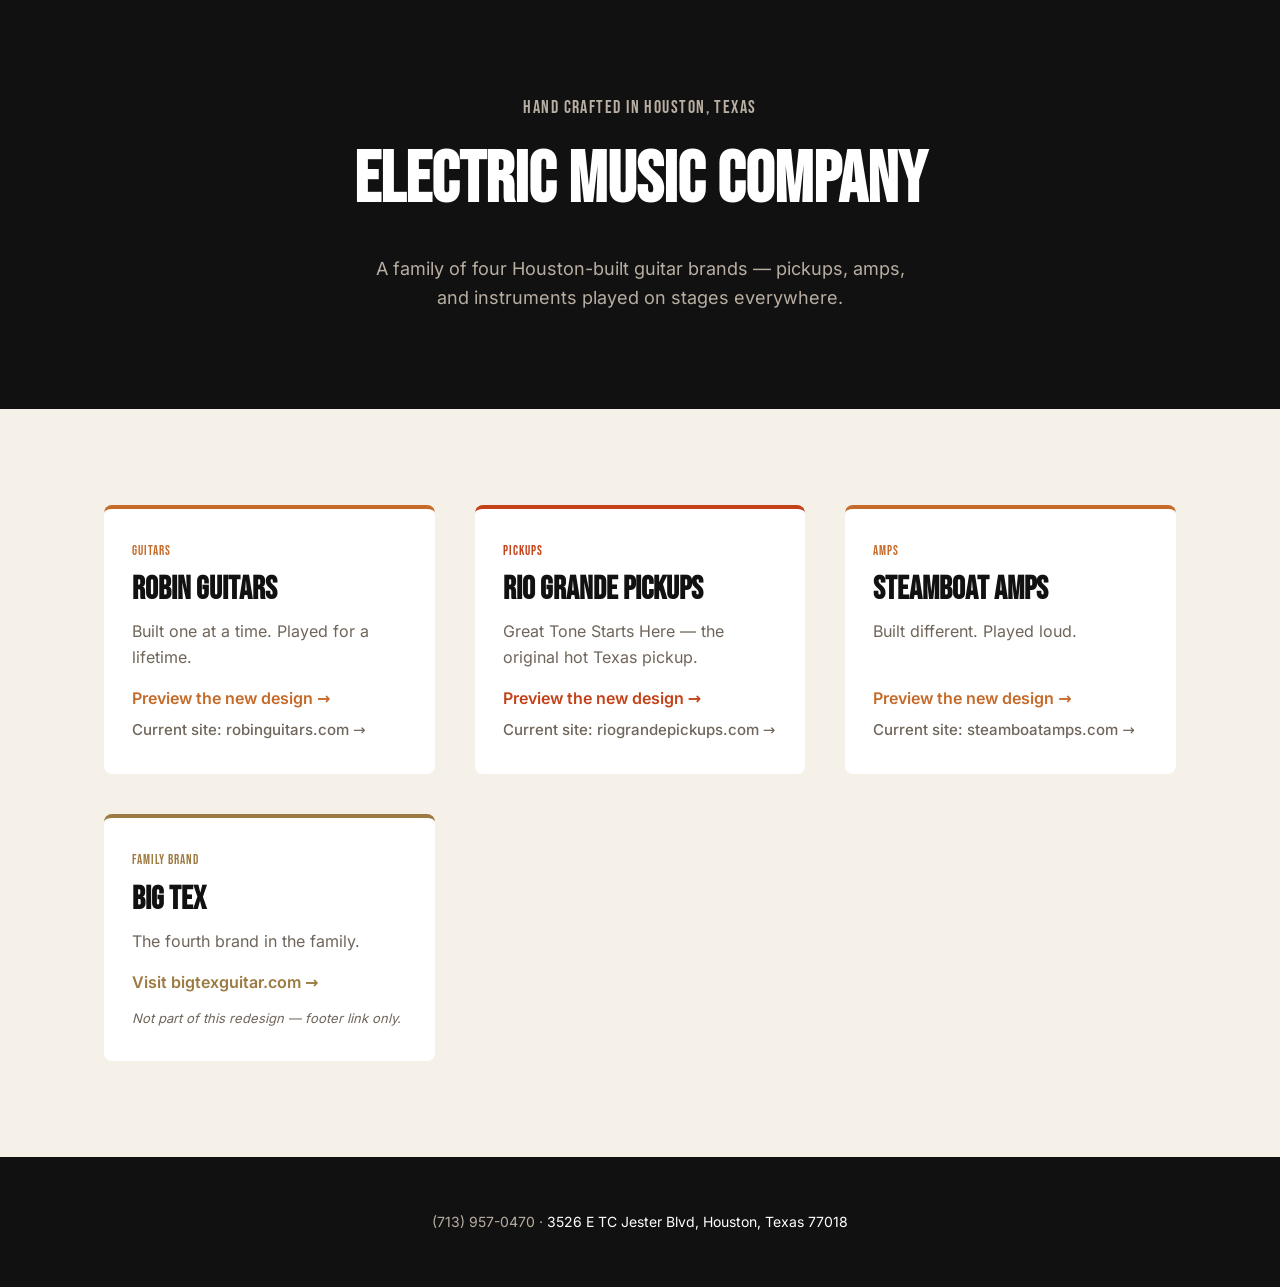
<file: index.html>
<!doctype html>
<html lang="en">
<head>
<meta charset="utf-8">
<meta name="viewport" content="width=device-width, initial-scale=1">
<title>Electric Music Company — Houston Guitar Family</title>
<meta name="description" content="Robin Guitars, Rio Grande Pickups, Steamboat Amps, and Big Tex — hand built in Houston, Texas. One family, four brands.">
<link rel="stylesheet" href="design-system/tokens.css">
<style>
  * { box-sizing: border-box; }
  body {
    margin: 0;
    background: var(--cream);
    color: var(--text-on-light);
    font-family: var(--font-body);
    line-height: var(--lh-body);
  }
  a { color: inherit; }

  .hero {
    background: var(--ink);
    color: var(--paper);
    padding: var(--space-band) var(--space-gutter);
    text-align: center;
  }
  .hero .texas-lockup { justify-content: center; margin: 0 auto 1.5rem; }
  .hero h1 {
    font-family: var(--font-display);
    text-transform: uppercase;
    font-size: var(--fs-hero);
    line-height: var(--lh-tight);
    color: var(--paper);
    margin: 0 0 0.5em;
  }
  .hero p {
    max-width: var(--measure);
    margin: 0 auto;
    color: var(--text-muted-dark);
    font-size: 1.125rem;
  }

  .brands {
    max-width: 72rem;
    margin: 0 auto;
    padding: var(--space-band) var(--space-gutter);
    display: grid;
    grid-template-columns: repeat(auto-fit, minmax(15rem, 1fr));
    gap: var(--space-gutter);
  }
  .brand-card {
    background: var(--paper);
    border-radius: var(--radius-btn);
    padding: 2rem 1.75rem;
    display: flex;
    flex-direction: column;
    gap: 0.75rem;
    border-top: 4px solid var(--card-accent, var(--accent));
    transition: transform var(--dur) var(--ease), box-shadow var(--dur) var(--ease);
  }
  .brand-card:hover, .brand-card:focus-within {
    transform: translateY(-2px);
    box-shadow: 0 12px 24px -12px rgba(17, 17, 17, 0.35);
  }
  .brand-card__eyebrow {
    font-family: var(--font-display);
    text-transform: uppercase;
    letter-spacing: var(--track-eyebrow);
    font-size: var(--fs-eyebrow);
    color: var(--card-accent, var(--accent));
  }
  .brand-card h2 {
    font-family: var(--font-display);
    text-transform: uppercase;
    font-size: 2rem;
    line-height: var(--lh-tight);
    margin: 0;
    color: var(--ink);
  }
  .brand-card p {
    margin: 0;
    color: var(--text-muted-light);
    flex-grow: 1;
  }
  .brand-card__actions {
    display: flex;
    flex-direction: column;
    gap: 0.4rem;
    margin-top: 0.25rem;
  }
  .brand-card__link {
    font-weight: 600;
    text-decoration: none;
    color: var(--card-accent, var(--accent));
  }
  .brand-card__link:hover, .brand-card__link:focus-visible { text-decoration: underline; }
  .brand-card__link::after { content: " \2192"; }
  .brand-card__link--muted {
    color: var(--text-muted-light);
    font-weight: 500;
    font-size: 0.9375rem;
  }
  .brand-card__note {
    color: var(--text-muted-light);
    font-size: 0.8125rem;
    font-style: italic;
  }

  footer {
    background: var(--ink);
    color: var(--text-muted-dark);
    text-align: center;
    padding: var(--space-gutter);
    font-size: 0.875rem;
  }
  footer a { color: var(--paper); text-decoration: none; }
  footer a:hover { color: var(--accent-soft); }
</style>
</head>
<body>

  <section class="hero">
    <p class="texas-lockup">Hand Crafted in Houston, Texas</p>
    <h1>Electric Music Company</h1>
    <p>A family of four Houston-built guitar brands — pickups, amps, and instruments played on stages everywhere.</p>
  </section>

  <main>
    <div class="brands">
      <div class="brand-card" style="--card-accent: var(--accent)">
        <span class="brand-card__eyebrow">Guitars</span>
        <h2>Robin Guitars</h2>
        <p>Built one at a time. Played for a lifetime.</p>
        <div class="brand-card__actions">
          <a class="brand-card__link" href="design-system/mockups/robin-preview.html">Preview the new design</a>
          <a class="brand-card__link brand-card__link--muted" href="https://www.robinguitars.com/" rel="noopener">Current site: robinguitars.com</a>
        </div>
      </div>

      <div class="brand-card" style="--card-accent: var(--copper)">
        <span class="brand-card__eyebrow">Pickups</span>
        <h2>Rio Grande Pickups</h2>
        <p>Great Tone Starts Here — the original hot Texas pickup.</p>
        <div class="brand-card__actions">
          <a class="brand-card__link" href="design-system/mockups/riogrande-preview.html">Preview the new design</a>
          <a class="brand-card__link brand-card__link--muted" href="https://www.riograndepickups.com/" rel="noopener">Current site: riograndepickups.com</a>
        </div>
      </div>

      <div class="brand-card" style="--card-accent: var(--accent)">
        <span class="brand-card__eyebrow">Amps</span>
        <h2>Steamboat Amps</h2>
        <p>Built different. Played loud.</p>
        <div class="brand-card__actions">
          <a class="brand-card__link" href="design-system/mockups/steamboat-preview.html">Preview the new design</a>
          <a class="brand-card__link brand-card__link--muted" href="https://www.steamboatamps.com/" rel="noopener">Current site: steamboatamps.com</a>
        </div>
      </div>

      <div class="brand-card" style="--card-accent: var(--brass)">
        <span class="brand-card__eyebrow">Family Brand</span>
        <h2>Big Tex</h2>
        <p>The fourth brand in the family.</p>
        <div class="brand-card__actions">
          <a class="brand-card__link" href="https://www.bigtexguitar.com/" rel="noopener">Visit bigtexguitar.com</a>
        </div>
        <p class="brand-card__note">Not part of this redesign — footer link only.</p>
      </div>
    </div>
  </main>

  <footer>
    <p>(713) 957-0470 &middot; <a href="https://www.google.com/maps/search/?api=1&query=3526+E+TC+Jester+Blvd,+Houston,+Texas+77018" rel="noopener">3526 E TC Jester Blvd, Houston, Texas 77018</a></p>
  </footer>

</body>
</html>
</file>
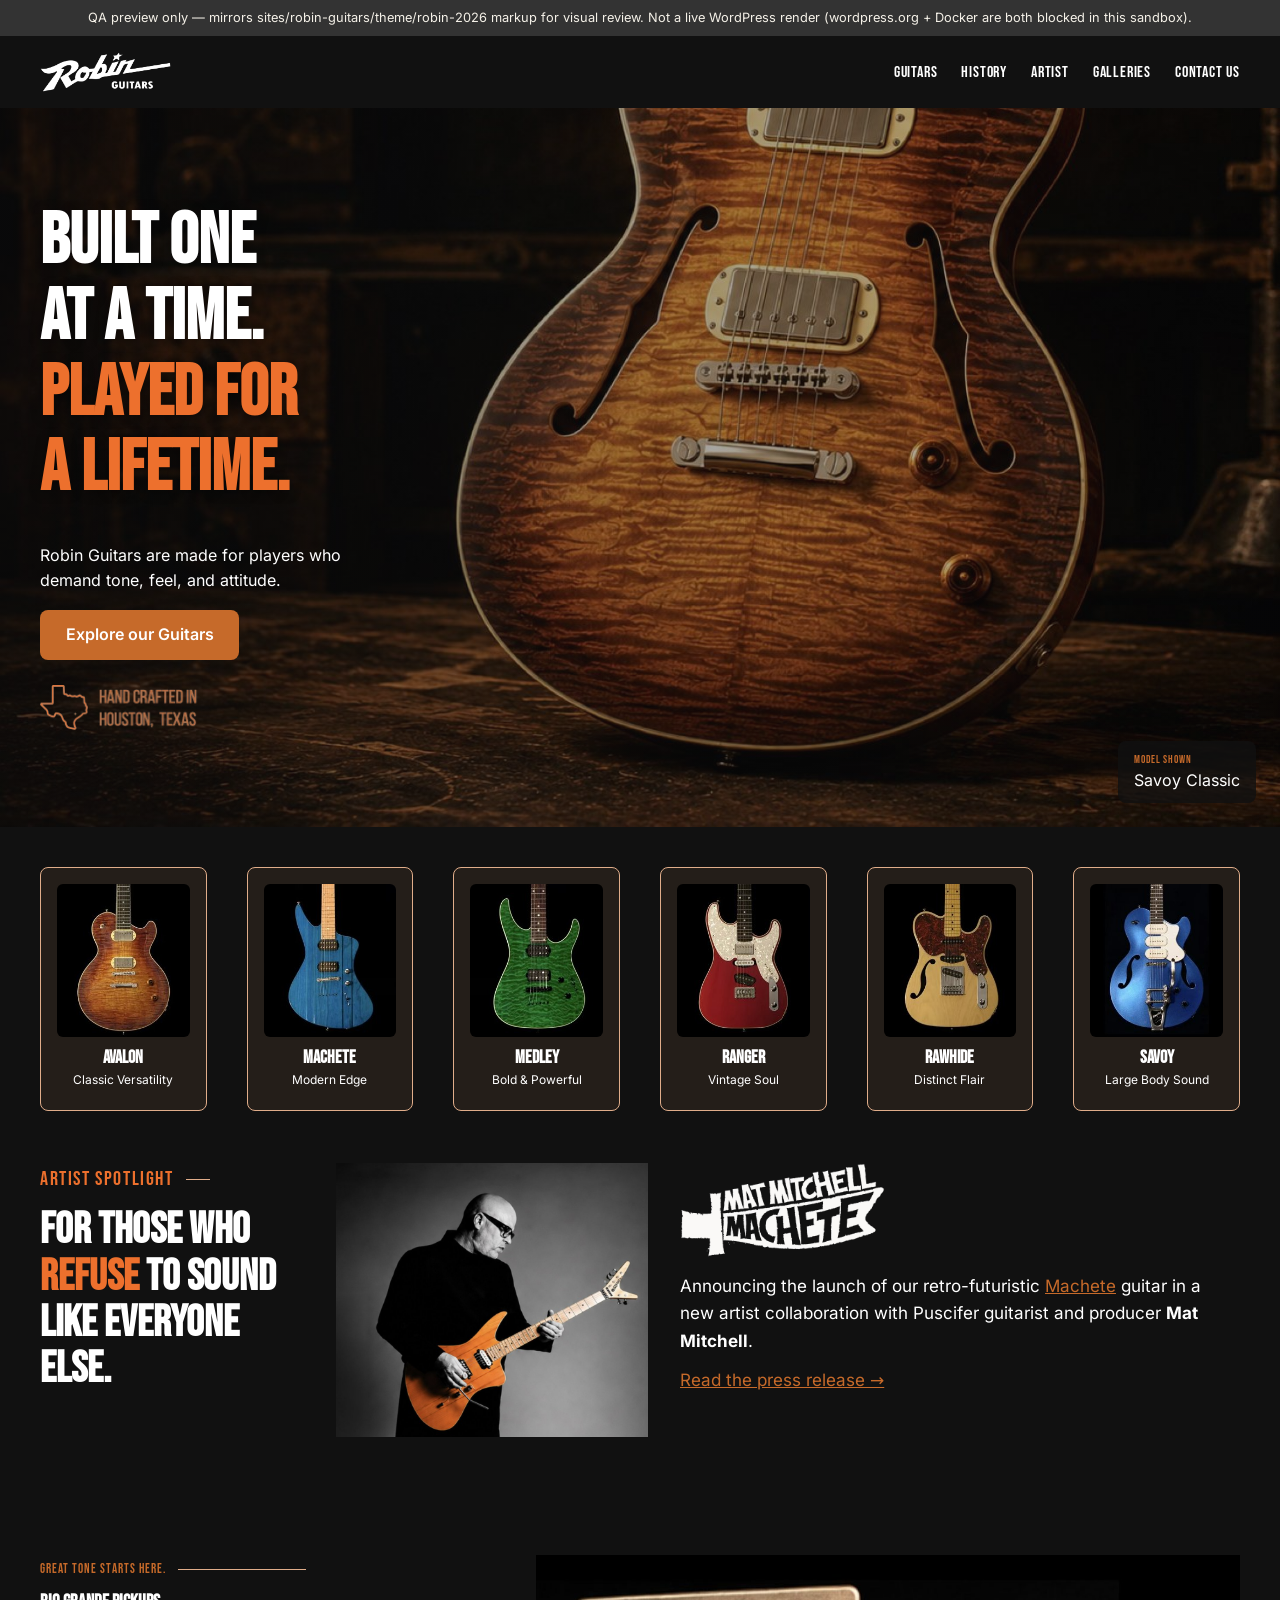
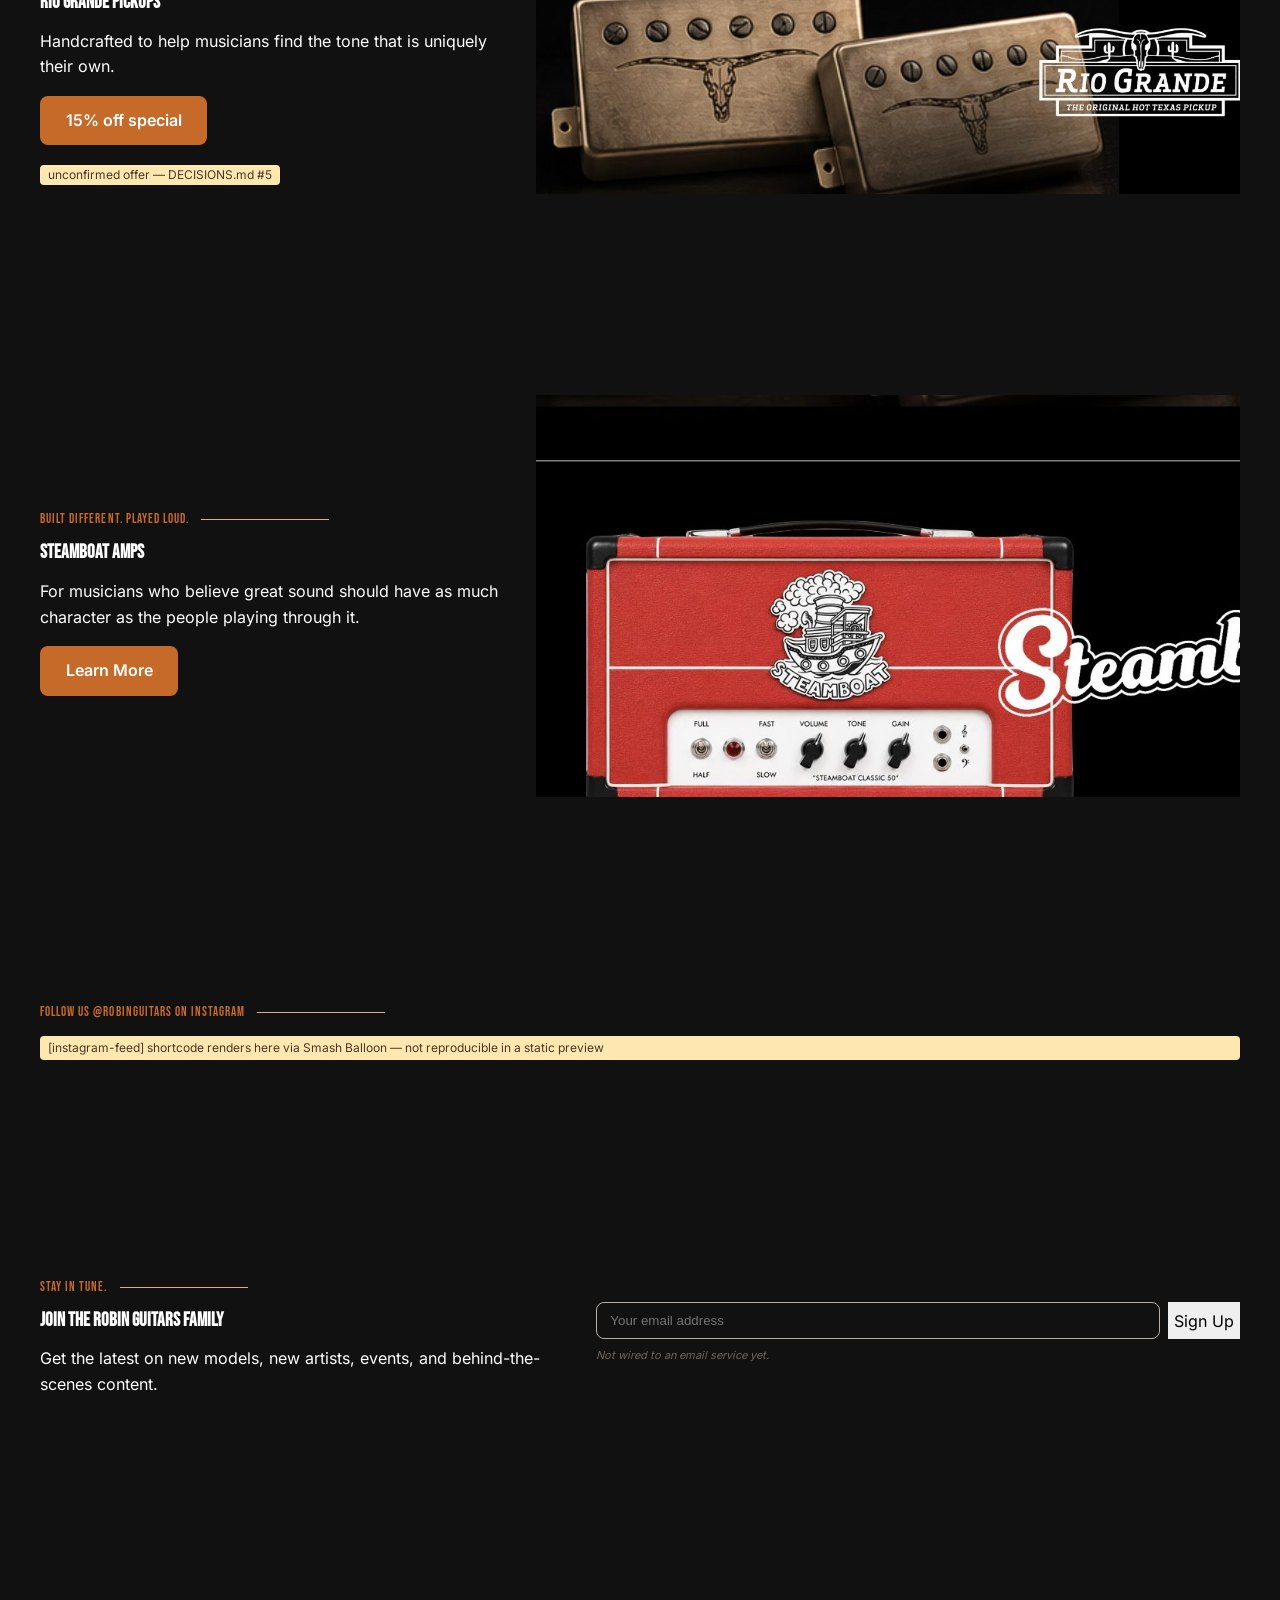
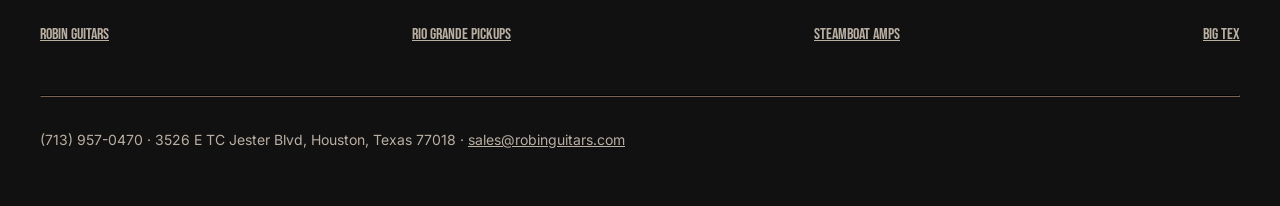
<file: sites/robin-guitars/preview/index.html>
<!doctype html>
<html lang="en">
<head>
<meta charset="utf-8">
<title>QA preview — robin-2026 theme (not the deliverable)</title>
<meta name="robots" content="noindex">
<style>
  /* Hand-written shim for the CSS custom properties WordPress core
     normally generates from theme.json at runtime. Not part of the
     theme — only exists so this static QA page can render the theme's
     own style.css without a live WP instance (blocked in this sandbox:
     wordpress.org and Docker are both unreachable here). */
  @font-face {
    font-family: "Bebas Neue";
    font-style: normal;
    font-weight: 400;
    font-display: swap;
    src: url("../theme/robin-2026/assets/fonts/bebas-neue-v16-latin-regular.woff2") format("woff2");
  }
  @font-face {
    font-family: "Inter";
    font-style: normal;
    font-weight: 100 900;
    font-display: swap;
    src: url("../theme/robin-2026/assets/fonts/inter-v20-latin-variable.woff2") format("woff2-variations");
  }
  :root {
    --wp--preset--color--ink: #111111;
    --wp--preset--color--ink-soft: #241e19;
    --wp--preset--color--cream: #f5f1e8;
    --wp--preset--color--paper: #ffffff;
    --wp--preset--color--accent: #c66a2a;
    --wp--preset--color--accent-hover: #a25722;
    --wp--preset--color--accent-soft: #e0ad8a;
    --wp--preset--color--copper: #c4421a;
    --wp--preset--color--walnut: #4a3628;
    --wp--preset--color--brass: #9c7a41;
    --wp--preset--color--text-on-light: #231d17;
    --wp--preset--color--text-muted-dark: #b9aea2;
    --wp--preset--color--text-muted-light: #6f655a;
    --wp--preset--font-family--display: "Bebas Neue", "Arial Narrow", sans-serif;
    --wp--preset--font-family--body: "Inter", system-ui, sans-serif;
    --wp--preset--font-size--eyebrow: 0.8125rem;
    --wp--preset--font-size--body: 1rem;
    --wp--preset--font-size--h3: 1.375rem;
    --wp--preset--font-size--h2: clamp(1.75rem, 3.5vw, 2.5rem);
    --wp--preset--font-size--hero: clamp(2.5rem, 6vw, 4.5rem);
    --wp--preset--spacing--gutter: clamp(1rem, 4vw, 2.5rem);
    --wp--preset--spacing--band: clamp(3rem, 8vw, 6rem);
    --wp--custom--radius-btn: 8px;
    --wp--custom--measure: 34rem;
    --wp--custom--track-eyebrow: 0.08em;
    --wp--custom--lh-tight: 1.05;
    --wp--custom--lh-body: 1.6;
  }
  * { box-sizing: border-box; }
  body { margin: 0; background: var(--wp--preset--color--cream); color: var(--wp--preset--color--text-on-light); font-family: var(--wp--preset--font-family--body); line-height: var(--wp--custom--lh-body); }
  h1, h2, h3 { font-family: var(--wp--preset--font-family--display); text-transform: uppercase; line-height: var(--wp--custom--lh-tight); margin: 0 0 0.5em; }
  a { color: var(--wp--preset--color--accent); }
  .wrap { max-width: 110rem; margin: 0 auto; padding: 0 var(--wp--preset--spacing--gutter); }
  .band-pad { padding-top: var(--wp--preset--spacing--band); padding-bottom: var(--wp--preset--spacing--band); }
  header.site-header { background: var(--wp--preset--color--ink); color: var(--wp--preset--color--paper); padding: 1rem var(--wp--preset--spacing--gutter); display: flex; justify-content: space-between; align-items: center; flex-wrap: wrap; gap: 1rem; }
  header.site-header .site-title { font-family: var(--wp--preset--font-family--display); text-transform: uppercase; font-size: 1.75rem; }
  .rg-logo { display: block; line-height: 0; }
  .rg-logo img { height: 2.5rem; width: auto; display: block; }
  header.site-header nav { display: flex; gap: 1.5rem; text-transform: uppercase; font-size: 1rem; letter-spacing: 0.05em; font-family: var(--wp--preset--font-family--display); }
  header.site-header nav a { color: var(--wp--preset--color--paper); text-decoration: none; }
  .wp-block-buttons .wp-block-button__link { display: inline-block; background: var(--wp--preset--color--accent); color: var(--wp--preset--color--paper); border-radius: var(--wp--custom--radius-btn); padding: 0.75em 1.6em; text-decoration: none; font-weight: 600; }
  .cols { display: flex; gap: 2rem; flex-wrap: wrap; align-items: center; }
  .cols > div { flex: 1 1 20rem; }
  .qa-flag { background: #ffe8b0; color: #4a3628; font-size: 0.75rem; padding: 0.15rem 0.5rem; border-radius: 4px; font-family: var(--wp--preset--font-family--body); text-transform: none; letter-spacing: normal; }
</style>
</head>
<body>

<p style="background:#333333;color:#f5f1e8;text-align:center;padding:0.5rem;font-size:0.8rem;margin:0">QA preview only — mirrors sites/robin-guitars/theme/robin-2026 markup for visual review. Not a live WordPress render (wordpress.org + Docker are both blocked in this sandbox).</p>

<link rel="stylesheet" href="../theme/robin-2026/style.css">

<header class="site-header">
  <a href="/" class="rg-logo" aria-label="Robin Guitars home"><img src="../theme/robin-2026/assets/img/robin-logo.png" alt="Robin Guitars"></a>
  <nav class="rg-nav">
    <a href="/guitars/">Guitars</a>
    <a href="/history/">History</a>
    <a href="/artist/">Artist</a>
    <a href="/guitar-gallery/">Galleries</a>
    <a href="/contact/">Contact Us</a>
  </nav>
</header>

<section class="rg-hero" style="background-image:url(../theme/robin-2026/assets/img/hero-avalon-placeholder.jpg)">
  <div class="rg-hero__scrim"></div>
  <div class="rg-hero__content band-pad" style="padding-left:var(--wp--preset--spacing--gutter);padding-right:var(--wp--preset--spacing--gutter)">
    <h1>Built one<br>at a time.<br><span class="is-accent">Played for<br>a lifetime.</span></h1>
    <p class="rg-intro">Robin Guitars are made for players who<br>demand tone, feel, and attitude.</p>
    <div class="wp-block-buttons"><a class="wp-block-button__link" href="/guitars/">Explore our Guitars</a></div>
    <figure class="rg-texas-lockup-img" style="width:11rem">
      <img src="../theme/robin-2026/assets/img/hand-crafted-tx.png" alt="Hand Crafted in Houston, Texas">
    </figure>
  </div>
  <div class="rg-model-chip"><span class="rg-model-chip__label">Model Shown</span>Savoy Classic</div>
</section>

<nav class="rg-model-grid" aria-label="Robin Guitars models">
  <a class="rg-model-card" href="/avalon/"><img src="../theme/robin-2026/assets/img/model-avalon-placeholder.jpg" alt="Avalon"><h3>Avalon</h3><p>Classic Versatility</p></a>
  <a class="rg-model-card" href="/machete/"><img src="../theme/robin-2026/assets/img/model-machete-placeholder.jpg" alt="Machete"><h3>Machete</h3><p>Modern Edge</p></a>
  <a class="rg-model-card" href="/medley/"><img src="../theme/robin-2026/assets/img/model-medley-placeholder.jpg" alt="Medley"><h3>Medley</h3><p>Bold &amp; Powerful</p></a>
  <a class="rg-model-card" href="/ranger/"><img src="../theme/robin-2026/assets/img/model-ranger-placeholder.jpg" alt="Ranger"><h3>Ranger</h3><p>Vintage Soul</p></a>
  <a class="rg-model-card" href="/rawhide/"><img src="../theme/robin-2026/assets/img/model-rawhide-placeholder.jpg" alt="Rawhide"><h3>Rawhide</h3><p>Distinct Flair</p></a>
  <a class="rg-model-card" href="/savoy/"><img src="../theme/robin-2026/assets/img/model-savoy-placeholder.jpg" alt="Savoy"><h3>Savoy</h3><p>Large Body Sound</p></a>
</nav>

<section class="rg-band rg-band--dark rg-spotlight-section">
  <div class="wrap">
    <div class="cols rg-spotlight">
      <div class="rg-spotlight__headline" style="flex-basis:22%;flex-grow:0;flex-shrink:0">
        <p class="rg-eyebrow-rule">Artist Spotlight</p>
        <h2>For those who <span class="is-accent">refuse</span> to sound like everyone else.</h2>
      </div>
      <div style="flex-basis:26%;flex-grow:0;flex-shrink:0"><img src="../theme/robin-2026/assets/img/artist-mat-mitchell.jpg" alt="Mat Mitchell" style="width:100%;display:block"></div>
      <div class="rg-spotlight__copy-col" style="flex-basis:44%;flex-grow:0;flex-shrink:0">
        <div class="rg-spotlight__logo"><img src="../theme/robin-2026/assets/img/mat-mitchell-machete-logo.png" alt="Mat Mitchell Machete"></div>
        <p>Announcing the launch of our retro-futuristic <a href="/machete/">Machete</a> guitar in a new artist collaboration with Puscifer guitarist and producer <strong>Mat Mitchell</strong>.</p>
        <p><a href="https://guitarpr.com/robin-guitars-launches-mat-mitchell-signature-machete/">Read the press release &rarr;</a></p>
      </div>
    </div>
  </div>
</section>

<section class="rg-band rg-band--dark">
  <div class="wrap cols">
    <div style="flex-basis:38%">
      <p class="rg-eyebrow-rule">Great Tone Starts Here.</p>
      <h3>Rio Grande Pickups</h3>
      <p>Handcrafted to help musicians find the tone that is uniquely their own.</p>
      <div class="wp-block-buttons"><a class="wp-block-button__link" href="https://www.riograndepickups.com/">15% off special</a></div>
      <p><span class="qa-flag">unconfirmed offer — DECISIONS.md #5</span></p>
    </div>
    <div style="flex-basis:58%"><img src="../theme/robin-2026/assets/img/cross-promo-riogrande-placeholder.jpg" alt="Rio Grande pickups" style="width:100%;display:block"></div>
  </div>
</section>

<section class="rg-band rg-band--dark">
  <div class="wrap cols">
    <div style="flex-basis:38%">
      <p class="rg-eyebrow-rule">Built Different. Played Loud.</p>
      <h3>Steamboat Amps</h3>
      <p>For musicians who believe great sound should have as much character as the people playing through it.</p>
      <div class="wp-block-buttons"><a class="wp-block-button__link" href="https://www.steamboatamps.com/">Learn More</a></div>
    </div>
    <div style="flex-basis:58%"><img src="../theme/robin-2026/assets/img/cross-promo-steamboat-placeholder.jpg" alt="Steamboat amp" style="width:100%;display:block"></div>
  </div>
</section>

<section class="rg-band rg-band--dark">
  <div class="wrap">
    <p class="rg-eyebrow-rule">Follow us @robinguitars on Instagram</p>
    <p class="qa-flag">[instagram-feed] shortcode renders here via Smash Balloon — not reproducible in a static preview</p>
  </div>
</section>

<section class="rg-band rg-band--dark">
  <div class="wrap cols">
    <div style="flex-basis:42%">
      <p class="rg-eyebrow-rule">Stay in Tune.</p>
      <h3>Join the Robin Guitars family</h3>
      <p>Get the latest on new models, new artists, events, and behind-the-scenes content.</p>
    </div>
    <div style="flex-basis:52%">
      <form style="display:flex;gap:0.5rem;flex-wrap:wrap">
        <input type="email" placeholder="Your email address" style="flex:1 1 16rem;padding:0.75em 1em;border-radius:8px;border:1px solid var(--wp--preset--color--text-muted-dark);background:transparent;color:inherit">
        <button class="wp-block-button__link" style="border:none;font-family:inherit;font-size:1rem;cursor:pointer">Sign Up</button>
      </form>
      <p class="rg-placeholder-flag">Not wired to an email service yet.</p>
    </div>
  </div>
</section>

<footer style="background:var(--wp--preset--color--ink);color:var(--wp--preset--color--text-muted-dark);padding:var(--wp--preset--spacing--band) var(--wp--preset--spacing--gutter) var(--wp--preset--spacing--gutter)">
  <div class="cols" style="justify-content:space-between">
    <p style="font-family:var(--wp--preset--font-family--display);text-transform:uppercase"><a href="https://www.robinguitars.com/" style="color:inherit">Robin Guitars</a></p>
    <p style="font-family:var(--wp--preset--font-family--display);text-transform:uppercase"><a href="https://www.riograndepickups.com/" style="color:inherit">Rio Grande Pickups</a></p>
    <p style="font-family:var(--wp--preset--font-family--display);text-transform:uppercase"><a href="https://www.steamboatamps.com/" style="color:inherit">Steamboat Amps</a></p>
    <p style="font-family:var(--wp--preset--font-family--display);text-transform:uppercase"><a href="https://www.bigtexguitar.com/" style="color:inherit">Big Tex</a></p>
  </div>
  <hr style="border-color:var(--wp--preset--color--ink-soft);margin:2rem 0">
  <p style="font-size:0.875rem">(713) 957-0470 &middot; 3526 E TC Jester Blvd, Houston, Texas 77018 &middot; <a href="mailto:sales@robinguitars.com" style="color:inherit">sales@robinguitars.com</a></p>
</footer>

</body>
</html>
</file>
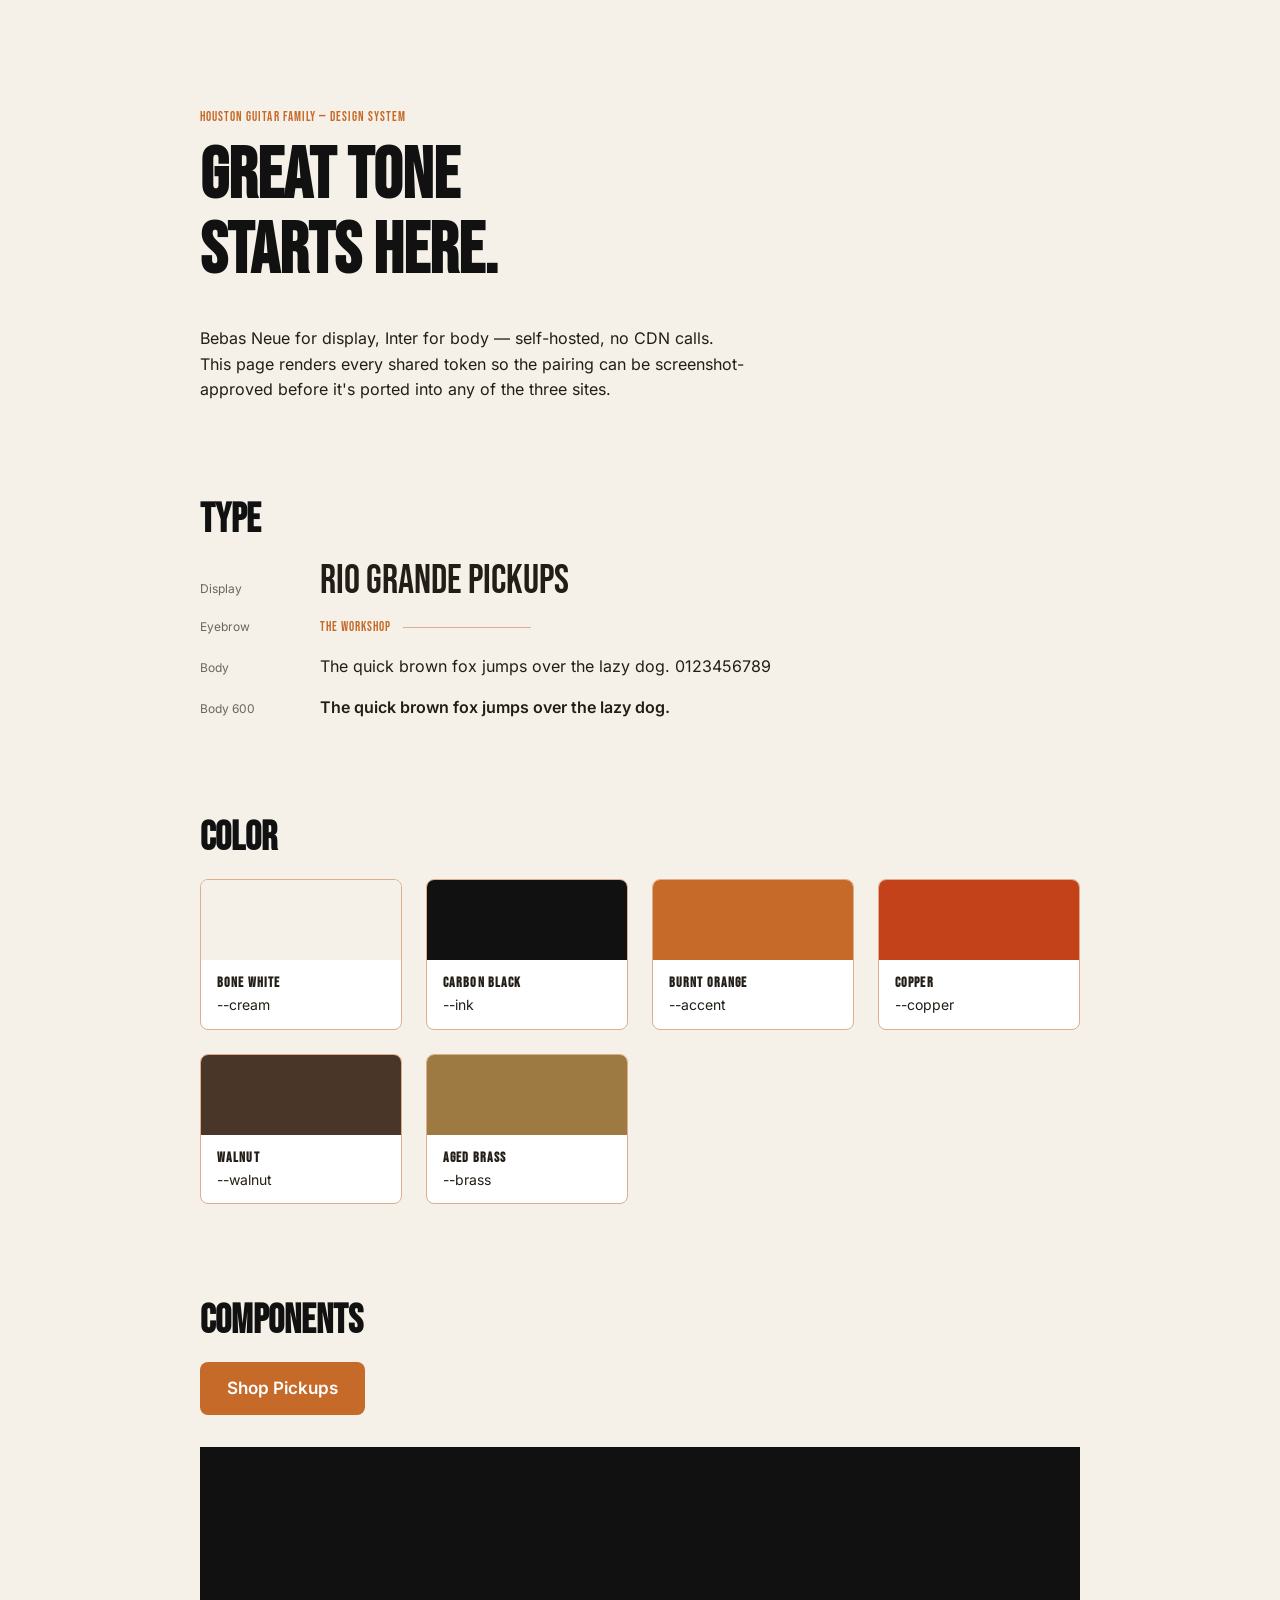
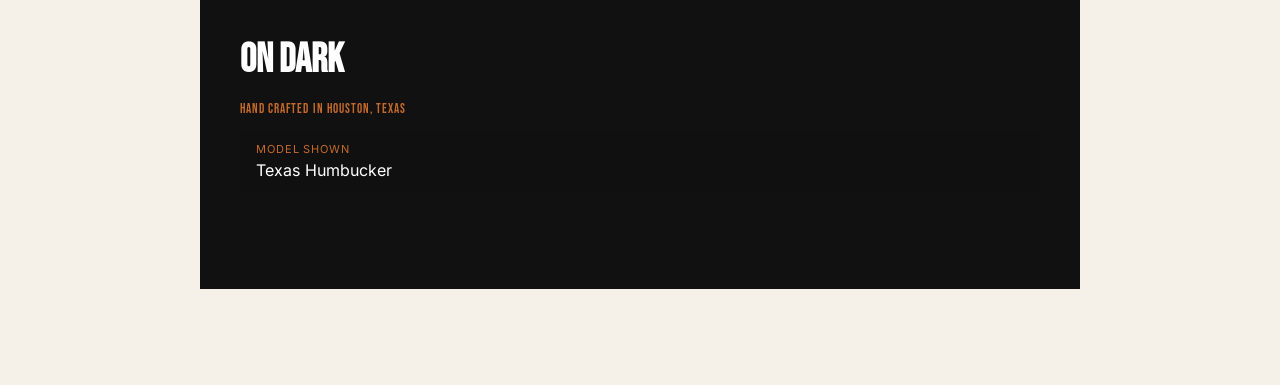
<file: design-system/styleguide.html>
<!doctype html>
<html lang="en">
<head>
<meta charset="utf-8">
<title>Houston Guitar Family — Design System Styleguide</title>
<link rel="stylesheet" href="tokens.css">
<style>
  * { box-sizing: border-box; }
  body {
    margin: 0;
    background: var(--cream);
    color: var(--text-on-light);
    font-family: var(--font-body);
    line-height: var(--lh-body);
  }
  main { max-width: 60rem; margin: 0 auto; padding: var(--space-band) var(--space-gutter); }
  h1, h2 {
    font-family: var(--font-display);
    text-transform: uppercase;
    line-height: var(--lh-tight);
    margin: 0 0 0.5em;
  }
  h1 { font-size: var(--fs-hero); color: var(--ink); }
  h2 { font-size: var(--fs-h2); color: var(--ink); margin-top: var(--space-band); }
  p { max-width: var(--measure); }
  section + section { margin-top: 2rem; }

  .swatches { display: grid; grid-template-columns: repeat(auto-fill, minmax(11rem, 1fr)); gap: 1.5rem; }
  .swatch { border-radius: var(--radius-btn); overflow: hidden; border: 1px solid var(--accent-soft); background: var(--paper); }
  .swatch__color { height: 5rem; }
  .swatch__meta { padding: 0.75rem 1rem; font-size: 0.875rem; }
  .swatch__meta strong { display: block; font-family: var(--font-display); text-transform: uppercase; letter-spacing: var(--track-eyebrow); }

  .dark-band { background: var(--ink); color: var(--paper); padding: var(--space-band) var(--space-gutter); border-radius: var(--radius-none); }
  .dark-band h2 { color: var(--paper); }

  .type-sample { display: flex; align-items: baseline; gap: 1.5rem; flex-wrap: wrap; margin: 1rem 0; }
  .type-sample .label { font-size: 0.75rem; color: var(--text-muted-light); width: 6rem; }
</style>
</head>
<body>
<main>
  <p class="texas-lockup">Houston Guitar Family — Design System</p>
  <h1>Great Tone<br>Starts Here.</h1>
  <p>Bebas Neue for display, Inter for body — self-hosted, no CDN calls. This page renders every shared token so the pairing can be screenshot-approved before it's ported into any of the three sites.</p>

  <section>
    <h2>Type</h2>
    <div class="type-sample"><span class="label">Display</span><span style="font-family:var(--font-display); text-transform:uppercase; font-size:2.5rem; line-height:1;">Rio Grande Pickups</span></div>
    <div class="type-sample"><span class="label">Eyebrow</span><span class="eyebrow-rule">The Workshop</span></div>
    <div class="type-sample"><span class="label">Body</span><span style="font-family:var(--font-body); font-weight:400;">The quick brown fox jumps over the lazy dog. 0123456789</span></div>
    <div class="type-sample"><span class="label">Body 600</span><span style="font-family:var(--font-body); font-weight:600;">The quick brown fox jumps over the lazy dog.</span></div>
  </section>

  <section>
    <h2>Color</h2>
    <div class="swatches">
      <div class="swatch"><div class="swatch__color" style="background:var(--cream)"></div><div class="swatch__meta"><strong>Bone White</strong>--cream</div></div>
      <div class="swatch"><div class="swatch__color" style="background:var(--ink)"></div><div class="swatch__meta"><strong>Carbon Black</strong>--ink</div></div>
      <div class="swatch"><div class="swatch__color" style="background:var(--accent)"></div><div class="swatch__meta"><strong>Burnt Orange</strong>--accent</div></div>
      <div class="swatch"><div class="swatch__color" style="background:var(--copper)"></div><div class="swatch__meta"><strong>Copper</strong>--copper</div></div>
      <div class="swatch"><div class="swatch__color" style="background:var(--walnut)"></div><div class="swatch__meta"><strong>Walnut</strong>--walnut</div></div>
      <div class="swatch"><div class="swatch__color" style="background:var(--brass)"></div><div class="swatch__meta"><strong>Aged Brass</strong>--brass</div></div>
    </div>
  </section>

  <section>
    <h2>Components</h2>
    <a class="btn-accent" href="#">Shop Pickups</a>
  </section>

  <section class="dark-band">
    <h2>On dark</h2>
    <p class="texas-lockup">Hand Crafted in Houston, Texas</p>
    <div class="model-chip"><span class="model-chip__label">Model Shown</span>Texas Humbucker</div>
  </section>
</main>
</body>
</html>
</file>
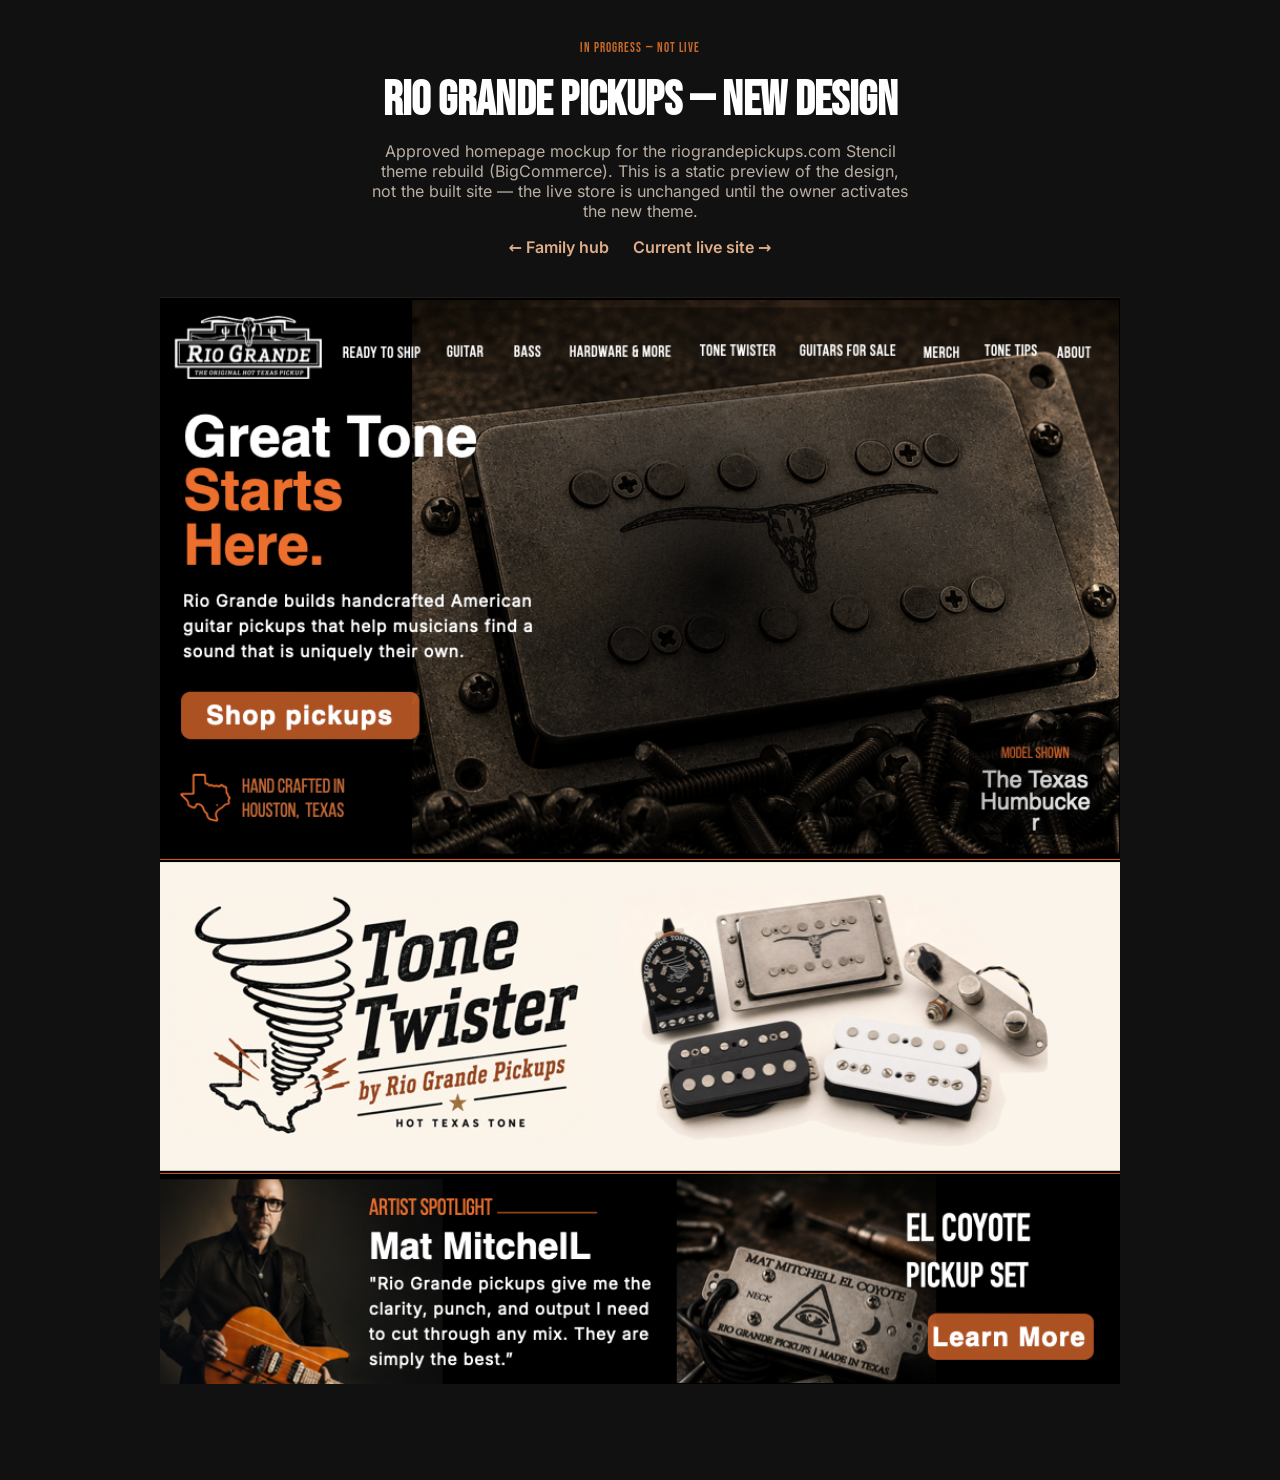
<file: design-system/mockups/riogrande-preview.html>
<!doctype html>
<html lang="en">
<head>
<meta charset="utf-8">
<meta name="viewport" content="width=device-width, initial-scale=1">
<title>Rio Grande Pickups — New Design Preview</title>
<meta name="robots" content="noindex">
<link rel="stylesheet" href="../tokens.css">
<style>
  * { box-sizing: border-box; }
  body { margin: 0; background: var(--ink); color: var(--paper); font-family: var(--font-body); }
  header { padding: var(--space-gutter); text-align: center; }
  header .eyebrow { font-family: var(--font-display); text-transform: uppercase; letter-spacing: var(--track-eyebrow); color: var(--accent); font-size: var(--fs-eyebrow); }
  header h1 { font-family: var(--font-display); text-transform: uppercase; font-size: clamp(2rem, 5vw, 3rem); margin: 0.25em 0; }
  header p { color: var(--text-muted-dark); max-width: var(--measure); margin: 0 auto 1rem; }
  nav { display: flex; justify-content: center; gap: 1.5rem; flex-wrap: wrap; }
  nav a { color: var(--accent-soft); text-decoration: none; font-weight: 600; }
  nav a:hover { color: var(--accent); }
  main { display: flex; justify-content: center; padding: 0 0 var(--space-band); }
  main img { max-width: 60rem; width: 100%; height: auto; display: block; border-top: 1px solid var(--ink-soft); }
</style>
</head>
<body>
  <header>
    <p class="eyebrow">In Progress — Not Live</p>
    <h1>Rio Grande Pickups — New Design</h1>
    <p>Approved homepage mockup for the riograndepickups.com Stencil theme rebuild (BigCommerce). This is a static preview of the design, not the built site — the live store is unchanged until the owner activates the new theme.</p>
    <nav>
      <a href="../../index.html">&larr; Family hub</a>
      <a href="https://www.riograndepickups.com/" rel="noopener">Current live site &rarr;</a>
    </nav>
  </header>
  <main>
    <img src="riogrande-home.png" alt="Rio Grande Pickups approved homepage mockup">
  </main>
</body>
</html>
</file>
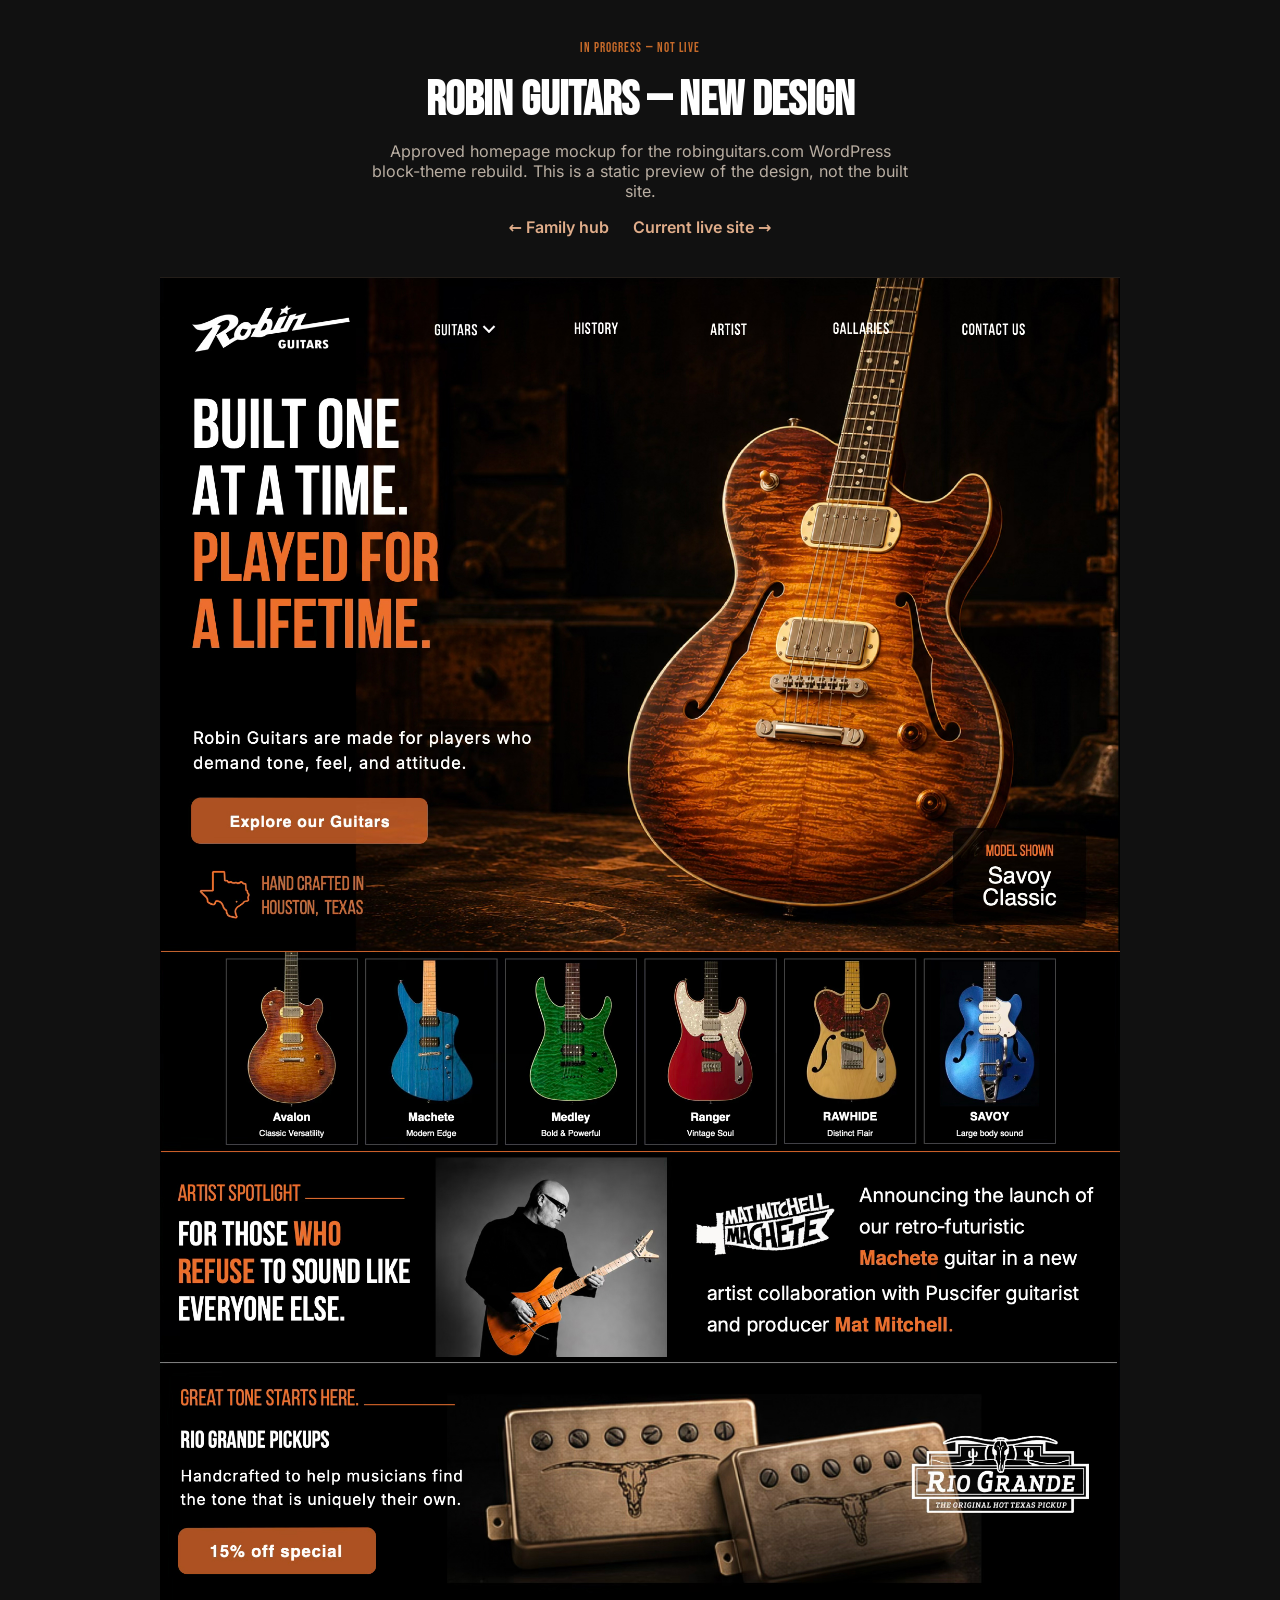
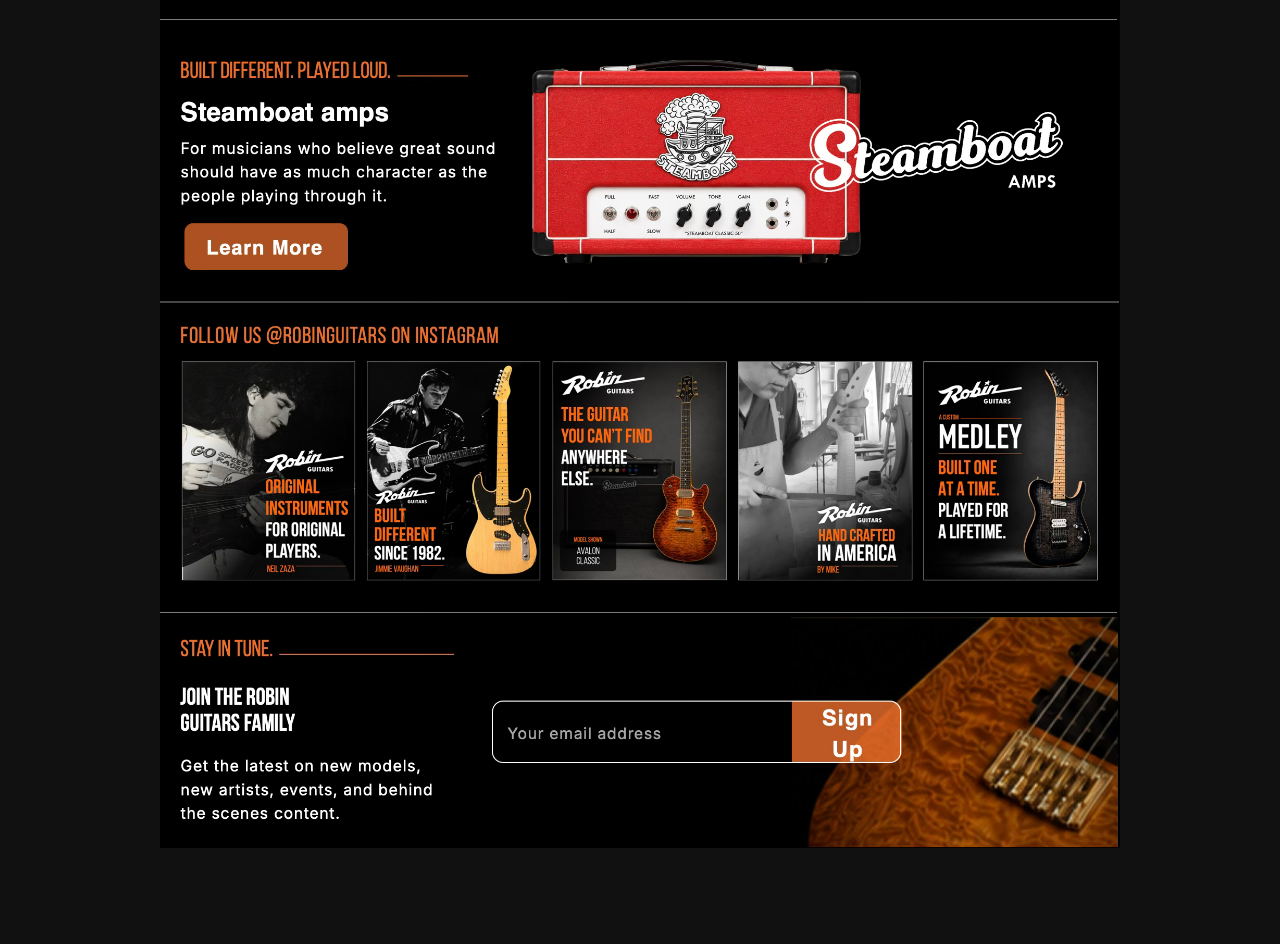
<file: design-system/mockups/robin-preview.html>
<!doctype html>
<html lang="en">
<head>
<meta charset="utf-8">
<meta name="viewport" content="width=device-width, initial-scale=1">
<title>Robin Guitars — New Design Preview</title>
<meta name="robots" content="noindex">
<link rel="stylesheet" href="../tokens.css">
<style>
  * { box-sizing: border-box; }
  body { margin: 0; background: var(--ink); color: var(--paper); font-family: var(--font-body); }
  header { padding: var(--space-gutter); text-align: center; }
  header .eyebrow { font-family: var(--font-display); text-transform: uppercase; letter-spacing: var(--track-eyebrow); color: var(--accent); font-size: var(--fs-eyebrow); }
  header h1 { font-family: var(--font-display); text-transform: uppercase; font-size: clamp(2rem, 5vw, 3rem); margin: 0.25em 0; }
  header p { color: var(--text-muted-dark); max-width: var(--measure); margin: 0 auto 1rem; }
  nav { display: flex; justify-content: center; gap: 1.5rem; flex-wrap: wrap; }
  nav a { color: var(--accent-soft); text-decoration: none; font-weight: 600; }
  nav a:hover { color: var(--accent); }
  main { display: flex; justify-content: center; padding: 0 0 var(--space-band); }
  main img { max-width: 60rem; width: 100%; height: auto; display: block; border-top: 1px solid var(--ink-soft); }
</style>
</head>
<body>
  <header>
    <p class="eyebrow">In Progress — Not Live</p>
    <h1>Robin Guitars — New Design</h1>
    <p>Approved homepage mockup for the robinguitars.com WordPress block-theme rebuild. This is a static preview of the design, not the built site.</p>
    <nav>
      <a href="../../index.html">&larr; Family hub</a>
      <a href="https://www.robinguitars.com/" rel="noopener">Current live site &rarr;</a>
    </nav>
  </header>
  <main>
    <img src="robin-home.jpg" alt="Robin Guitars approved homepage mockup">
  </main>
</body>
</html>
</file>
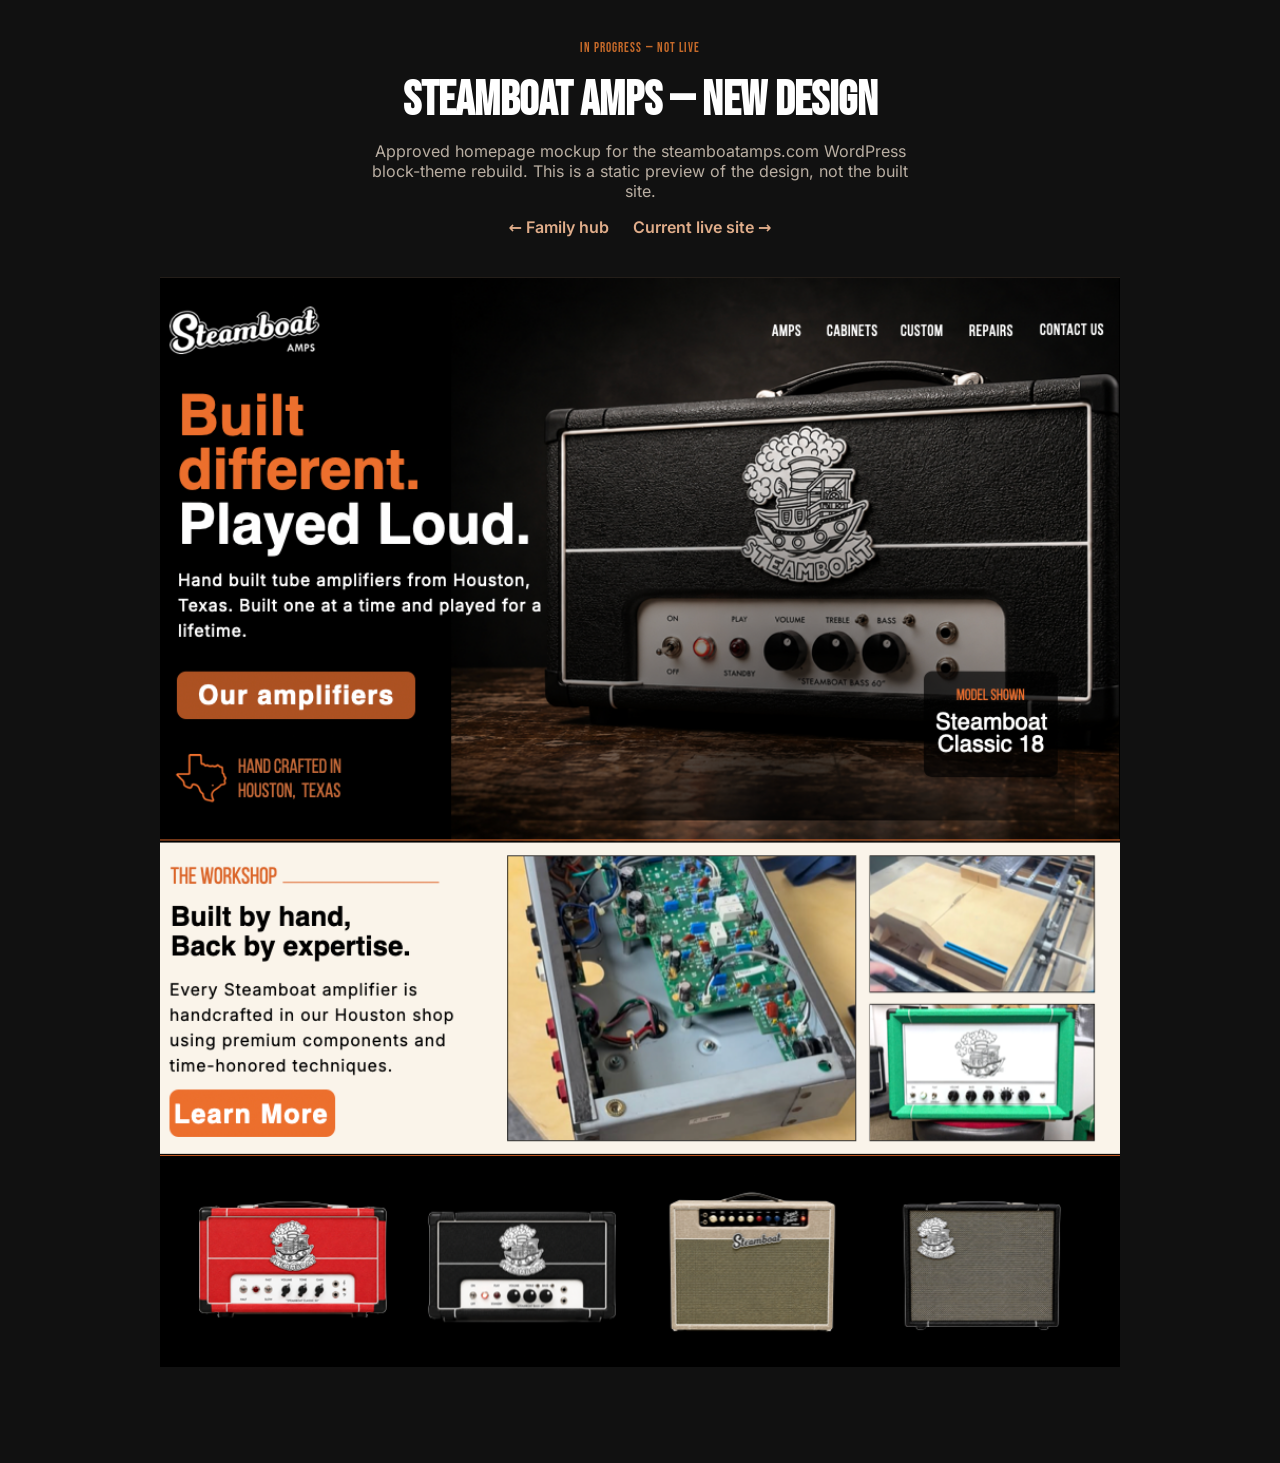
<file: design-system/mockups/steamboat-preview.html>
<!doctype html>
<html lang="en">
<head>
<meta charset="utf-8">
<meta name="viewport" content="width=device-width, initial-scale=1">
<title>Steamboat Amps — New Design Preview</title>
<meta name="robots" content="noindex">
<link rel="stylesheet" href="../tokens.css">
<style>
  * { box-sizing: border-box; }
  body { margin: 0; background: var(--ink); color: var(--paper); font-family: var(--font-body); }
  header { padding: var(--space-gutter); text-align: center; }
  header .eyebrow { font-family: var(--font-display); text-transform: uppercase; letter-spacing: var(--track-eyebrow); color: var(--accent); font-size: var(--fs-eyebrow); }
  header h1 { font-family: var(--font-display); text-transform: uppercase; font-size: clamp(2rem, 5vw, 3rem); margin: 0.25em 0; }
  header p { color: var(--text-muted-dark); max-width: var(--measure); margin: 0 auto 1rem; }
  nav { display: flex; justify-content: center; gap: 1.5rem; flex-wrap: wrap; }
  nav a { color: var(--accent-soft); text-decoration: none; font-weight: 600; }
  nav a:hover { color: var(--accent); }
  main { display: flex; justify-content: center; padding: 0 0 var(--space-band); }
  main img { max-width: 60rem; width: 100%; height: auto; display: block; border-top: 1px solid var(--ink-soft); }
</style>
</head>
<body>
  <header>
    <p class="eyebrow">In Progress — Not Live</p>
    <h1>Steamboat Amps — New Design</h1>
    <p>Approved homepage mockup for the steamboatamps.com WordPress block-theme rebuild. This is a static preview of the design, not the built site.</p>
    <nav>
      <a href="../../index.html">&larr; Family hub</a>
      <a href="https://www.steamboatamps.com/" rel="noopener">Current live site &rarr;</a>
    </nav>
  </header>
  <main>
    <img src="steamboat-home.png" alt="Steamboat Amps approved homepage mockup">
  </main>
</body>
</html>
</file>
<file: design-system/tokens.css>
/* ============================================================
   Houston Guitar Family — shared design tokens
   Source of truth for Robin Guitars, Steamboat Amps, Rio Grande.
   Values sampled from approved homepage mockups (Sept 2026).
   Palette + typeface confirmed by owner Sept 2026 (DECISIONS.md #3).
   ============================================================ */

/* Self-hosted per rule "Self-hosted assets only" — copy design-system/fonts/
   into each site's own theme assets at build time; do not link fonts.googleapis.com. */
@font-face {
  font-family: "Bebas Neue";
  font-style: normal;
  font-weight: 400;
  font-display: swap;
  src: url("fonts/bebas-neue-v16-latin-regular.woff2") format("woff2");
}
@font-face {
  font-family: "Inter";
  font-style: normal;
  font-weight: 100 900;
  font-display: swap;
  src: url("fonts/inter-v20-latin-variable.woff2") format("woff2-variations");
}

:root {
  /* ---- Color ---- */
  --ink:          #111111;  /* carbon black: primary dark, stage
                               environments and hardware            */
  --ink-soft:     #241e19;  /* raised surfaces on dark (chips)     */
  --cream:        #f5f1e8;  /* bone white: primary background,
                               vintage binding and finishes         */
  --paper:        #ffffff;  /* text on dark / light cards          */
  --accent:       #c66a2a;  /* burnt orange: signature accent — CTAs,
                               headline lines, eyebrows, links on dark */
  --accent-hover: color-mix(in srgb, var(--accent) 82%, black);
  --accent-soft:  color-mix(in srgb, var(--accent) 55%, white);
  --copper:       #c4421a;  /* Rio Grande pickup windings; family
                               connection across brands              */
  --walnut:       #4a3628;  /* fingerboards and wood grain           */
  --brass:        #9c7a41;  /* aged brass: premium highlight         */
  --text-on-light:#231d17;
  --text-muted-dark:  #b9aea2; /* sampled placeholder — resample from final assets */
  --text-muted-light: #6f655a;

  /* ---- Type ----
     Display: Bebas Neue, heavy condensed uppercase (free, OFL).
     Body: Inter, neutral sans (free, OFL). Decision resolved in
     planning/DECISIONS.md #3 — font files self-hosted in fonts/. */
  --font-display: "Bebas Neue", "Arial Narrow", sans-serif;
  --font-body:    "Inter", system-ui, sans-serif;

  --fs-hero:    clamp(2.5rem, 6vw, 4.5rem);
  --fs-h2:      clamp(1.75rem, 3.5vw, 2.5rem);
  --fs-h3:      1.375rem;
  --fs-body:    1rem;
  --fs-eyebrow: 0.8125rem;

  --lh-tight: 1.05;   /* display */
  --lh-body:  1.6;

  --track-eyebrow: 0.08em;

  /* ---- Shape & spacing ---- */
  --radius-btn:  8px;    /* buttons + MODEL SHOWN chip only        */
  --radius-none: 0;      /* imagery and cards are square-cornered  */
  --space-band:  clamp(3rem, 8vw, 6rem);   /* vertical band padding */
  --space-gutter: clamp(1rem, 4vw, 2.5rem);
  --measure: 34rem;      /* max width for running text             */

  /* ---- Motion ---- */
  --ease: cubic-bezier(.2,.7,.2,1);
  --dur:  180ms;
}

@media (prefers-reduced-motion: reduce) {
  :root { --dur: 0ms; }
}

/* ============================================================
   Shared component contracts (implement per-platform, same API)
   ============================================================ */

/* Orange CTA — identical on all three sites */
.btn-accent {
  display: inline-block;
  background: var(--accent);
  color: var(--paper);
  font-family: var(--font-body);
  font-weight: 600;
  font-size: 1.0625rem;
  padding: 0.75em 1.6em;
  border-radius: var(--radius-btn);
  text-decoration: none;
  transition: background var(--dur) var(--ease);
}
.btn-accent:hover, .btn-accent:focus-visible { background: var(--accent-hover); }
.btn-accent:focus-visible { outline: 2px solid var(--paper); outline-offset: 2px; }

/* Texas lockup — outline icon + two-line label, appears on every hero */
.texas-lockup {
  display: flex; align-items: center; gap: 0.75rem;
  color: var(--accent);
  font-family: var(--font-display);
  font-size: var(--fs-eyebrow);
  letter-spacing: var(--track-eyebrow);
  text-transform: uppercase;
  line-height: 1.3;
}
.texas-lockup svg { width: 2.5rem; height: auto; fill: none; stroke: currentColor; }

/* MODEL SHOWN chip — bottom-right of hero imagery */
.model-chip {
  background: color-mix(in srgb, var(--ink) 82%, transparent);
  color: var(--paper);
  padding: 0.6rem 1rem;
  border-radius: var(--radius-btn);
}
.model-chip .model-chip__label {
  display: block;
  color: var(--accent);
  font-size: 0.6875rem;
  letter-spacing: var(--track-eyebrow);
  text-transform: uppercase;
}

/* Section eyebrow with trailing rule: "THE WORKSHOP ————" */
.eyebrow-rule {
  display: flex; align-items: center; gap: 0.75rem;
  color: var(--accent);
  font-family: var(--font-display);
  font-size: var(--fs-eyebrow);
  letter-spacing: var(--track-eyebrow);
  text-transform: uppercase;
}
.eyebrow-rule::after {
  content: ""; width: 8rem; height: 1px; background: var(--accent-soft);
}
</file>
<file: sites/robin-guitars/theme/robin-2026/style.css>
/*
Theme Name: Robin 2026
Theme URI: https://www.robinguitars.com/
Author: Electric Music Company
Description: Block theme rebuild for robinguitars.com. Design tokens sourced from design-system/tokens.css. Built one at a time. Played for a lifetime.
Requires at least: 6.5
Requires PHP: 7.4
Version: 0.1.0
License: GNU General Public License v2 or later
License URI: https://www.gnu.org/licenses/gpl-2.0.html
Text Domain: robin-2026
*/

/* Block-specific styles that don't fit theme.json presets live here. */

.rg-nav {
  font-family: var(--wp--preset--font-family--display);
}
.wp-block-button__link:hover,
.wp-block-button__link:focus-visible {
  background-color: #ed702d;
}

.rg-nav a,
.rg-nav .wp-block-navigation-item__content {
  transition: color 180ms ease;
}
.rg-nav a:hover,
.rg-nav a:focus-visible,
.rg-nav .wp-block-navigation-item__content:hover,
.rg-nav .wp-block-navigation-item__content:focus-visible {
  color: #ed702d;
}

.rg-logo {
  display: block;
  line-height: 0;
}
.rg-logo img {
  height: 2.5rem;
  width: auto;
  display: block;
}

.rg-texas-lockup {
  display: flex;
  align-items: center;
  gap: 0.75rem;
  color: var(--wp--preset--color--accent);
  font-family: var(--wp--preset--font-family--display);
  font-size: var(--wp--preset--font-size--eyebrow);
  letter-spacing: var(--wp--custom--track-eyebrow);
  text-transform: uppercase;
  line-height: 1.3;
}
.rg-texas-lockup svg {
  width: 2.5rem;
  height: auto;
  fill: none;
  stroke: currentColor;
  stroke-width: 3;
}

.rg-texas-lockup-img {
  margin: 0;
}
.rg-texas-lockup-img img {
  display: block;
  width: 100%;
  height: auto;
}

.rg-model-chip {
  position: absolute;
  right: 1.5rem;
  bottom: 1.5rem;
  background: color-mix(in srgb, var(--wp--preset--color--ink) 82%, transparent);
  color: var(--wp--preset--color--paper);
  padding: 0.6rem 1rem;
  border-radius: var(--wp--custom--radius-btn);
}
.rg-model-chip__label {
  display: block;
  color: var(--wp--preset--color--accent);
  font-size: 0.6875rem;
  letter-spacing: var(--wp--custom--track-eyebrow);
  text-transform: uppercase;
  font-family: var(--wp--preset--font-family--display);
}

.rg-eyebrow-rule {
  display: flex;
  align-items: center;
  gap: 0.75rem;
  color: var(--wp--preset--color--accent);
  font-family: var(--wp--preset--font-family--display);
  font-size: var(--wp--preset--font-size--eyebrow);
  letter-spacing: var(--wp--custom--track-eyebrow);
  text-transform: uppercase;
}
.rg-eyebrow-rule::after {
  content: "";
  flex: 0 0 auto;
  width: 8rem;
  height: 1px;
  background: var(--wp--preset--color--accent-soft);
}

.rg-hero {
  position: relative;
  /* Full-bleed cover, anchored bottom-right (owner call, round 4) — crops
     as needed per viewport, but always keeps the guitar body/lower bout
     (bottom-right of the source photo) in frame rather than the empty
     workshop background at top-left. */
  min-height: clamp(28rem, 42vw, 44rem);
  background-color: var(--wp--preset--color--ink);
  background-size: cover;
  background-position: right bottom;
  background-repeat: no-repeat;
  color: var(--wp--preset--color--paper);
  display: flex;
  align-items: center;
  overflow: hidden;
}
.rg-hero__scrim {
  position: absolute;
  inset: 0;
  /* Darkening halved from the previous pass (owner: image reads too
     dark/muddy) so more of the photo's actual brightness comes through,
     while still giving the headline enough contrast to read. */
  background:
    linear-gradient(
      90deg,
      color-mix(in srgb, var(--wp--preset--color--ink) 50%, transparent) 0%,
      color-mix(in srgb, var(--wp--preset--color--ink) 46%, transparent) 25%,
      color-mix(in srgb, var(--wp--preset--color--ink) 38%, transparent) 50%,
      color-mix(in srgb, var(--wp--preset--color--ink) 28%, transparent) 100%
    );
}
.rg-hero__content {
  position: relative;
  z-index: 1;
  width: 100%;
}
.rg-hero h1 {
  color: var(--wp--preset--color--paper);
  font-size: var(--wp--preset--font-size--hero);
  margin: 0 0 0.5em;
  text-shadow: 0 2px 12px rgba(0, 0, 0, 0.35);
}
/* Bright emphasis orange — headline highlight words, distinct from the
   base --accent token used for buttons/eyebrows. Reused wherever copy
   needs this exact punch: hero headline, spotlight headline, etc. */
.is-accent {
  color: #ed702d;
}
.rg-hero p.rg-intro {
  max-width: var(--wp--custom--measure);
  color: var(--wp--preset--color--paper);
}
.rg-hero .rg-texas-lockup-img {
  margin-top: 1.5rem;
}
.rg-hero .rg-model-chip {
  z-index: 1;
}
@media (max-width: 600px) {
  .rg-hero {
    min-height: 22rem;
    background-size: cover;
    background-position: right bottom;
  }
  .rg-hero__scrim {
    background: linear-gradient(
      180deg,
      color-mix(in srgb, var(--wp--preset--color--ink) 55%, transparent) 0%,
      color-mix(in srgb, var(--wp--preset--color--ink) 55%, transparent) 38%,
      color-mix(in srgb, var(--wp--preset--color--ink) 30%, transparent) 62%,
      color-mix(in srgb, var(--wp--preset--color--ink) 16%, transparent) 100%
    );
  }
}

.rg-model-grid {
  display: grid;
  grid-template-columns: repeat(6, 1fr);
  gap: var(--wp--preset--spacing--gutter, 1.5rem);
  background: var(--wp--preset--color--ink);
  padding: var(--wp--preset--spacing--gutter, 1.5rem);
}
.rg-model-card {
  background: var(--wp--preset--color--ink-soft);
  border: 1px solid var(--wp--preset--color--accent-soft);
  border-radius: var(--wp--custom--radius-btn);
  color: var(--wp--preset--color--paper);
  text-decoration: none;
  display: block;
  padding: 1rem 1rem 1.25rem;
  text-align: center;
  transition: border-color 180ms ease, transform 180ms ease;
}
.rg-model-card:hover, .rg-model-card:focus-visible {
  border-color: var(--wp--preset--color--accent);
  transform: translateY(-2px);
}
.rg-model-card img {
  width: 100%;
  height: auto;
  display: block;
  border-radius: calc(var(--wp--custom--radius-btn) - 2px);
}
.rg-model-card h3 {
  margin: 0.75rem 0 0.15rem;
  font-size: 1.125rem;
}
.rg-model-card p {
  margin: 0;
  font-size: 0.75rem;
  color: var(--wp--preset--color--paper);
}
@media (max-width: 782px) {
  .rg-model-grid { grid-template-columns: repeat(3, 1fr); }
}
@media (max-width: 480px) {
  .rg-model-grid { grid-template-columns: repeat(2, 1fr); }
}

.rg-band.rg-spotlight-section {
  padding-top: clamp(0.5rem, 1vw, 1rem);
  padding-bottom: clamp(0.5rem, 1vw, 1rem);
}
.rg-spotlight-section .rg-eyebrow-rule {
  color: #ed702d;
  font-size: 1.25rem;
  margin: 0 0 0.75rem;
  white-space: nowrap;
}
.rg-spotlight-section .rg-eyebrow-rule::after {
  width: 1.5rem;
}
.rg-spotlight {
  flex-wrap: nowrap;
  align-items: flex-start;
}
.rg-spotlight__headline h2 {
  font-size: clamp(1.75rem, 2.4vw + 1rem, 2.75rem);
  line-height: 1.05;
  margin: 0;
}
.rg-spotlight .wp-block-image,
.rg-spotlight__logo {
  margin: 0 0 1rem;
}
.rg-spotlight__logo img {
  width: clamp(10rem, 16vw, 17rem);
  height: auto;
  display: block;
}
.rg-spotlight p {
  margin: 0 0 0.75rem;
}
.rg-spotlight__copy-col p {
  font-size: 1.0625rem;
  max-width: 34rem;
}
@media (max-width: 782px) {
  .rg-spotlight {
    flex-wrap: wrap;
  }
  .rg-spotlight > * {
    flex-basis: 100% !important;
    flex-grow: 1 !important;
  }
}

.rg-band { padding: var(--wp--custom--spacing--band, var(--wp--preset--spacing--band)) 0; }
.rg-band--dark { background: var(--wp--preset--color--ink); color: var(--wp--preset--color--paper); }
.rg-band--cream { background: var(--wp--preset--color--cream); color: var(--wp--preset--color--text-on-light); }

.rg-placeholder-flag {
  display: inline-block;
  margin-top: 0.5rem;
  font-size: 0.6875rem;
  color: var(--wp--preset--color--text-muted-light);
  font-style: italic;
}
</file>
